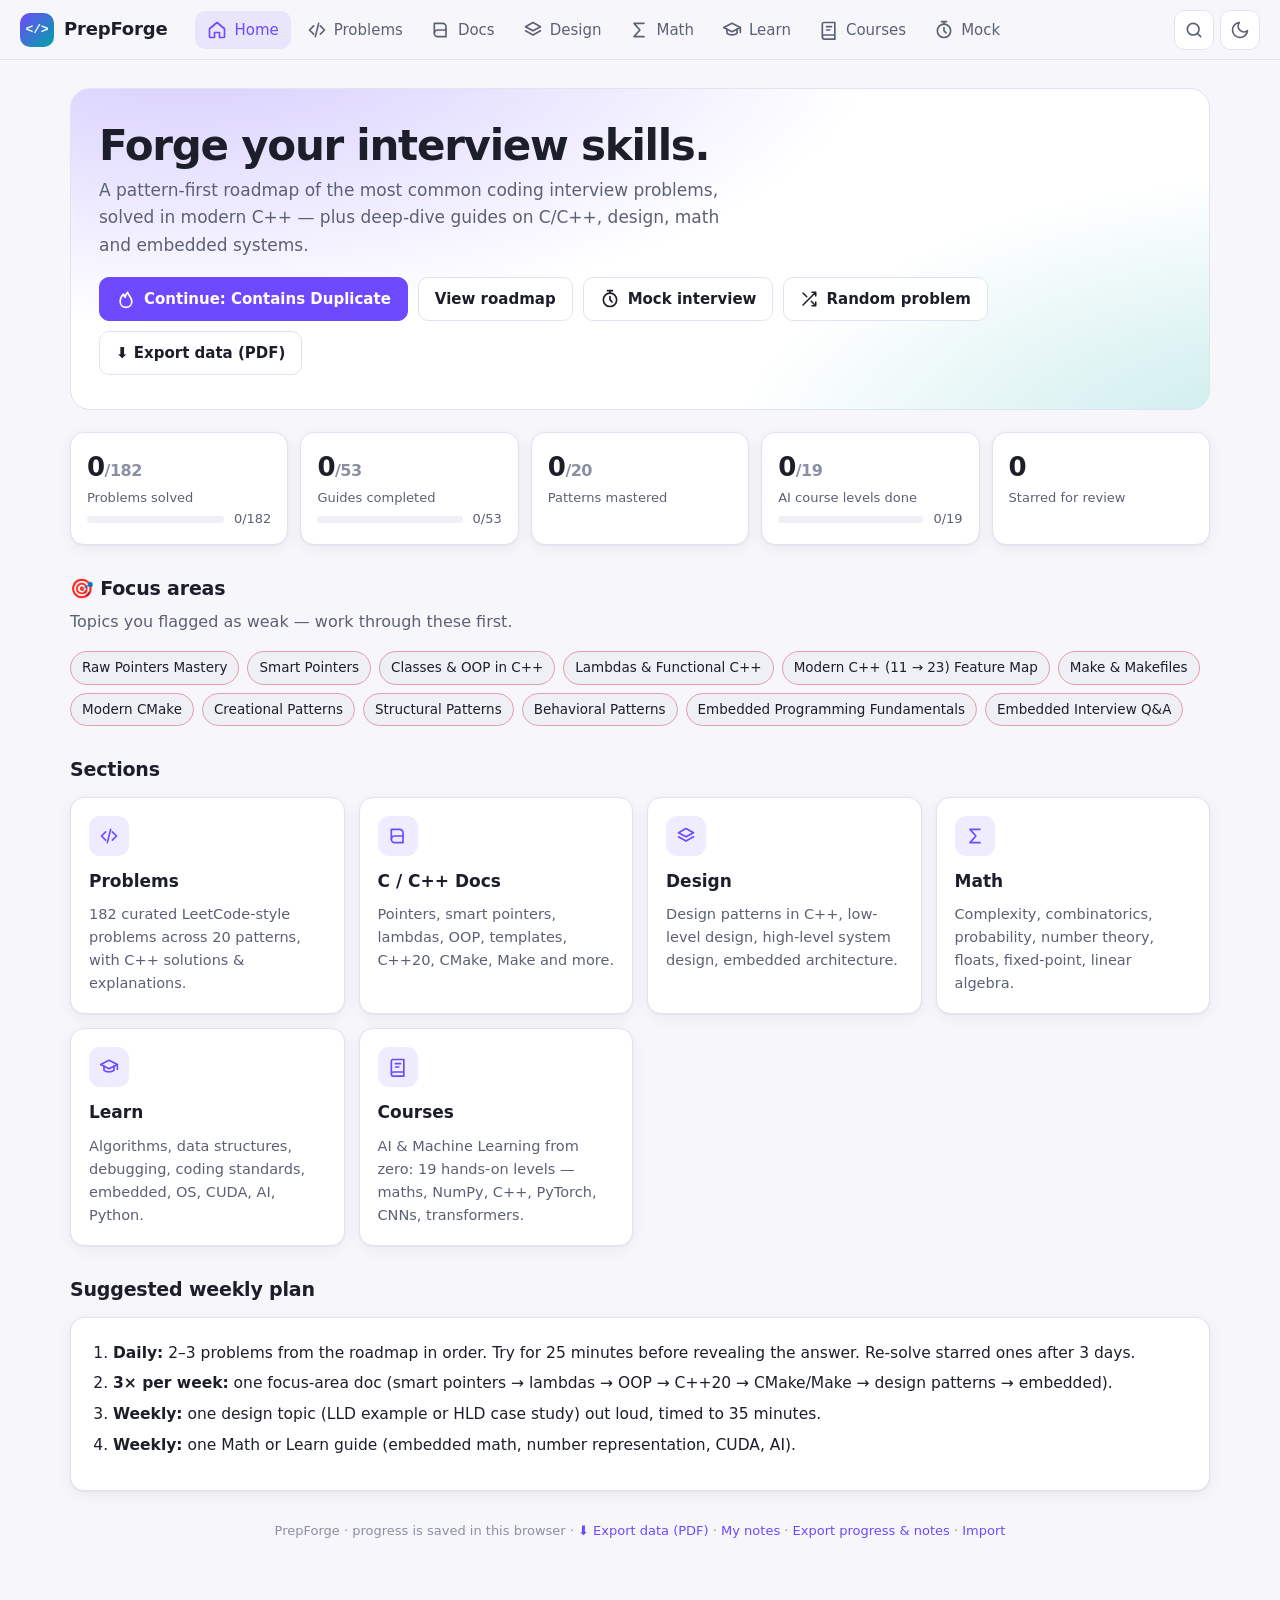
<file: index.html>
<!doctype html>
<html lang="en">
<head>
  <meta charset="utf-8">
  <meta name="viewport" content="width=device-width, initial-scale=1, viewport-fit=cover">
  <title>PrepForge — C/C++ Interview Prep</title>
  <meta name="description" content="Pattern-based LeetCode roadmap with C++ solutions, plus in-depth C/C++, design, math, embedded, CUDA and AI study guides.">
  <meta name="theme-color" content="#0f1117" media="(prefers-color-scheme: dark)">
  <meta name="theme-color" content="#f7f7fb" media="(prefers-color-scheme: light)">
  <link rel="icon" href="data:image/svg+xml,%3Csvg xmlns='http://www.w3.org/2000/svg' viewBox='0 0 64 64'%3E%3Crect width='64' height='64' rx='14' fill='%237c5cff'/%3E%3Cpath d='M22 20 10 32l12 12M42 20l12 12-12 12M36 16l-8 32' stroke='white' stroke-width='5' fill='none' stroke-linecap='round' stroke-linejoin='round'/%3E%3C/svg%3E">
  <link rel="stylesheet" href="css/style.css">
  <script>
    // Apply saved theme before paint to avoid a flash.
    (function () {
      try {
        var t = localStorage.getItem('pf.theme');
        if (!t) t = matchMedia('(prefers-color-scheme: dark)').matches ? 'dark' : 'light';
        document.documentElement.setAttribute('data-theme', t);
      } catch (e) { document.documentElement.setAttribute('data-theme', 'dark'); }
    })();
  </script>
</head>
<body>
  <header class="topbar">
    <a class="brand" href="#/">
      <span class="brand-logo" aria-hidden="true">&lt;/&gt;</span>
      <span class="brand-name">PrepForge</span>
    </a>
    <nav class="topnav" id="topnav" aria-label="Main"></nav>
    <div class="top-actions">
      <button class="icon-btn" id="searchBtn" aria-label="Search (press /)" title="Search (/)">
        <svg viewBox="0 0 24 24" width="20" height="20"><circle cx="11" cy="11" r="7"/><path d="m20 20-3.5-3.5"/></svg>
      </button>
      <button class="icon-btn" id="themeBtn" aria-label="Toggle dark mode" title="Toggle theme">
        <svg class="i-sun" viewBox="0 0 24 24" width="20" height="20"><circle cx="12" cy="12" r="4"/><path d="M12 2v2M12 20v2M4.9 4.9l1.4 1.4M17.7 17.7l1.4 1.4M2 12h2M20 12h2M4.9 19.1l1.4-1.4M17.7 6.3l1.4-1.4"/></svg>
        <svg class="i-moon" viewBox="0 0 24 24" width="20" height="20"><path d="M21 12.8A9 9 0 1 1 11.2 3a7 7 0 0 0 9.8 9.8z"/></svg>
      </button>
    </div>
  </header>

  <main id="app" tabindex="-1">
    <div class="loading">Loading…</div>
  </main>

  <a class="mock-pill" id="mockPill" href="#/mock" hidden></a>
  <nav class="bottomnav" id="bottomnav" aria-label="Main mobile"></nav>

  <div class="search-overlay" id="searchOverlay" hidden>
    <div class="search-panel" role="dialog" aria-label="Search">
      <div class="search-input-row">
        <svg viewBox="0 0 24 24" width="20" height="20"><circle cx="11" cy="11" r="7"/><path d="m20 20-3.5-3.5"/></svg>
        <input id="searchInput" type="search" placeholder="Search problems, docs, patterns…" autocomplete="off">
        <button class="icon-btn" id="searchClose" aria-label="Close search">✕</button>
      </div>
      <div class="search-results" id="searchResults"></div>
    </div>
  </div>

  <noscript><p style="padding:2rem">PrepForge needs JavaScript enabled.</p></noscript>
  <script src="js/manifest.js"></script>
  <script src="js/markdown.js"></script>
  <script src="js/content.js"></script>
  <script src="js/app.js"></script>
</body>
</html>
</file>
<file: css/style.css>
/* ===== Theme tokens ===== */
:root {
  --bg: #f7f7fb;
  --bg-elev: #ffffff;
  --bg-soft: #eef0f6;
  --bg-code: #f3f4f9;
  --text: #1c1f2a;
  --text-dim: #5b6175;
  --text-faint: #8a90a3;
  --border: #e1e4ee;
  --accent: #6d4aff;
  --accent-2: #00a3a3;
  --accent-soft: rgba(109, 74, 255, .10);
  --easy: #12a150;
  --medium: #d68a00;
  --hard: #e5484d;
  --shadow: 0 1px 2px rgba(20, 22, 40, .05), 0 4px 16px rgba(20, 22, 40, .05);
  --radius: 14px;
  --mono: ui-monospace, SFMono-Regular, "JetBrains Mono", "Cascadia Code", Menlo, Consolas, monospace;
  --sans: system-ui, -apple-system, "Segoe UI", Roboto, "Helvetica Neue", Arial, sans-serif;
  /* syntax */
  --tk-kw: #8a3ffc;
  --tk-type: #0072c3;
  --tk-str: #198038;
  --tk-num: #b8530b;
  --tk-com: #8a90a3;
  --tk-pre: #d0177a;
  --tk-fn: #005d5d;
  --topbar-h: 60px;
  --bottomnav-h: 0px;
  color-scheme: light;
}
[data-theme="dark"] {
  --bg: #0f1117;
  --bg-elev: #171a23;
  --bg-soft: #1e2230;
  --bg-code: #12141c;
  --text: #e7e9f0;
  --text-dim: #a3a9bb;
  --text-faint: #6f7589;
  --border: #272b3a;
  --accent: #9d85ff;
  --accent-2: #3dd6d0;
  --accent-soft: rgba(157, 133, 255, .14);
  --easy: #3ddc84;
  --medium: #ffc53d;
  --hard: #ff6369;
  --shadow: 0 1px 2px rgba(0, 0, 0, .3), 0 6px 20px rgba(0, 0, 0, .25);
  --tk-kw: #c792ea;
  --tk-type: #82aaff;
  --tk-str: #c3e88d;
  --tk-num: #f78c6c;
  --tk-com: #697098;
  --tk-pre: #ff79c6;
  --tk-fn: #89ddff;
  color-scheme: dark;
}

/* ===== Base ===== */
* { box-sizing: border-box; }
html { -webkit-text-size-adjust: 100%; scroll-padding-top: calc(var(--topbar-h) + 12px); }
body {
  margin: 0;
  background: var(--bg);
  color: var(--text);
  font: 16px/1.6 var(--sans);
  min-height: 100vh;
  overflow-x: hidden;
}
a { color: var(--accent); text-decoration: none; }
a:hover { text-decoration: underline; }
button { font: inherit; color: inherit; cursor: pointer; }
svg { stroke: currentColor; fill: none; stroke-width: 2; stroke-linecap: round; stroke-linejoin: round; flex-shrink: 0; }
:focus-visible { outline: 2px solid var(--accent); outline-offset: 2px; border-radius: 6px; }
main { outline: none; }

/* ===== Top bar ===== */
.topbar {
  position: sticky; top: 0; z-index: 50;
  height: var(--topbar-h);
  display: flex; align-items: center; gap: 16px;
  padding: 0 20px;
  background: color-mix(in srgb, var(--bg) 85%, transparent);
  backdrop-filter: saturate(1.4) blur(12px);
  -webkit-backdrop-filter: saturate(1.4) blur(12px);
  border-bottom: 1px solid var(--border);
}
.brand { display: flex; align-items: center; gap: 10px; color: var(--text); font-weight: 700; font-size: 18px; letter-spacing: -.01em; }
.brand:hover { text-decoration: none; }
.brand-logo {
  display: grid; place-items: center; width: 34px; height: 34px; border-radius: 10px;
  background: linear-gradient(135deg, var(--accent), var(--accent-2));
  color: #fff; font: 700 13px var(--mono);
}
.topnav { display: flex; gap: 4px; margin-left: 12px; flex: 1; }
.topnav a {
  display: flex; align-items: center; gap: 7px;
  padding: 7px 12px; border-radius: 10px; color: var(--text-dim); font-weight: 500; font-size: 15px;
}
.topnav a:hover { background: var(--bg-soft); color: var(--text); text-decoration: none; }
.topnav a.active { background: var(--accent-soft); color: var(--accent); }
.top-actions { display: flex; gap: 6px; margin-left: auto; }
.icon-btn {
  display: grid; place-items: center; width: 40px; height: 40px;
  border-radius: 10px; border: 1px solid var(--border); background: var(--bg-elev); color: var(--text-dim);
}
.icon-btn:hover { color: var(--text); border-color: var(--text-faint); }
[data-theme="dark"] .i-moon, [data-theme="light"] .i-sun { display: none; }

/* ===== Bottom nav (mobile) ===== */
.bottomnav { display: none; }
@media (max-width: 860px) {
  :root { --bottomnav-h: 64px; }
  .topnav { display: none; }
  .topbar { padding: 0 16px; }
  .bottomnav {
    display: flex; position: fixed; bottom: 0; left: 0; right: 0; z-index: 50;
    height: calc(var(--bottomnav-h) + env(safe-area-inset-bottom));
    padding-bottom: env(safe-area-inset-bottom);
    background: color-mix(in srgb, var(--bg-elev) 92%, transparent);
    backdrop-filter: blur(12px); -webkit-backdrop-filter: blur(12px);
    border-top: 1px solid var(--border);
  }
  .bottomnav a {
    flex: 1; display: flex; flex-direction: column; align-items: center; justify-content: center; gap: 3px;
    color: var(--text-faint); font-size: 11px; font-weight: 600; min-width: 0;
  }
  .bottomnav a:hover { text-decoration: none; }
  .bottomnav a.active { color: var(--accent); }
  body { padding-bottom: calc(var(--bottomnav-h) + env(safe-area-inset-bottom)); }
}

/* ===== Layout ===== */
#app { max-width: 1180px; margin: 0 auto; padding: 28px 20px 60px; }
@media (max-width: 600px) { #app { padding: 18px 16px 40px; } }
.loading { color: var(--text-dim); padding: 40px 0; text-align: center; }
.page-head { margin-bottom: 22px; }
.page-head h1 { margin: 0 0 6px; font-size: clamp(26px, 4vw, 34px); letter-spacing: -.02em; line-height: 1.2; }
.page-head p { margin: 0; color: var(--text-dim); max-width: 760px; }
.crumbs { font-size: 14px; color: var(--text-faint); margin-bottom: 10px; display: flex; flex-wrap: wrap; gap: 6px; align-items: center; }
.crumbs a { color: var(--text-dim); }
.muted { color: var(--text-dim); }
.faint { color: var(--text-faint); }

.card {
  background: var(--bg-elev); border: 1px solid var(--border); border-radius: var(--radius);
  box-shadow: var(--shadow); padding: 18px;
}
.grid { display: grid; gap: 14px; }
.grid-2 { grid-template-columns: repeat(auto-fill, minmax(280px, 1fr)); }
.grid-3 { grid-template-columns: repeat(auto-fill, minmax(240px, 1fr)); }

.btn {
  display: inline-flex; align-items: center; gap: 8px; justify-content: center;
  padding: 9px 16px; border-radius: 10px; border: 1px solid var(--border);
  background: var(--bg-elev); color: var(--text); font-weight: 600; font-size: 15px;
}
.btn:hover { border-color: var(--text-faint); text-decoration: none; }
.btn-primary { background: var(--accent); border-color: var(--accent); color: #fff; }
[data-theme="dark"] .btn-primary { color: #14102b; }
.btn-primary:hover { filter: brightness(1.08); border-color: var(--accent); }
.btn-sm { padding: 6px 11px; font-size: 14px; border-radius: 8px; }
.btn-row { display: flex; flex-wrap: wrap; gap: 10px; }

/* ===== Hero / home ===== */
.hero {
  position: relative; overflow: hidden;
  padding: 34px 28px; border-radius: 20px; margin-bottom: 22px;
  background:
    radial-gradient(700px 300px at 10% -20%, color-mix(in srgb, var(--accent) 30%, transparent), transparent),
    radial-gradient(600px 300px at 110% 120%, color-mix(in srgb, var(--accent-2) 25%, transparent), transparent),
    var(--bg-elev);
  border: 1px solid var(--border);
}
.hero h1 { margin: 0 0 8px; font-size: clamp(28px, 5vw, 42px); letter-spacing: -.03em; line-height: 1.1; }
.hero p { margin: 0 0 18px; color: var(--text-dim); max-width: 640px; font-size: 17px; }
.stats { display: grid; grid-template-columns: repeat(auto-fit, minmax(150px, 1fr)); gap: 12px; margin: 18px 0 26px; }
.stat { padding: 14px 16px; }
.stat .num { font-size: 26px; font-weight: 750; letter-spacing: -.02em; }
.stat .lbl { font-size: 13px; color: var(--text-dim); }
.section-title { font-size: 19px; margin: 28px 0 12px; letter-spacing: -.01em; display: flex; align-items: center; gap: 10px; }
.tile { display: flex; flex-direction: column; gap: 8px; color: var(--text); transition: transform .15s, border-color .15s; }
.tile:hover { text-decoration: none; transform: translateY(-2px); border-color: color-mix(in srgb, var(--accent) 50%, var(--border)); }
.tile .tile-icon { width: 40px; height: 40px; border-radius: 11px; display: grid; place-items: center; background: var(--accent-soft); color: var(--accent); }
.tile h3 { margin: 4px 0 0; font-size: 17px; }
.tile p { margin: 0; color: var(--text-dim); font-size: 14.5px; }
.chip-list { display: flex; flex-wrap: wrap; gap: 8px; }
.chip {
  display: inline-flex; align-items: center; gap: 6px; padding: 5px 11px; border-radius: 999px;
  background: var(--bg-soft); border: 1px solid var(--border); color: var(--text); font-size: 13.5px; font-weight: 500;
}
a.chip:hover { border-color: var(--accent); text-decoration: none; }
.chip.weak { border-color: color-mix(in srgb, var(--hard) 45%, var(--border)); }
.chip.done { opacity: .6; }

/* progress */
.bar { height: 7px; border-radius: 99px; background: var(--bg-soft); overflow: hidden; }
.bar > span { display: block; height: 100%; background: linear-gradient(90deg, var(--accent), var(--accent-2)); border-radius: 99px; transition: width .3s; }
.bar-row { display: flex; align-items: center; gap: 10px; font-size: 13px; color: var(--text-dim); }
.bar-row .bar { flex: 1; }

/* ===== Roadmap ===== */
.roadmap { display: flex; flex-direction: column; align-items: center; gap: 0; padding: 6px 0 10px; }
.rm-level { display: flex; justify-content: center; gap: 14px; flex-wrap: wrap; width: 100%; position: relative; }
.rm-connector { width: 2px; height: 26px; background: linear-gradient(var(--border), var(--accent)); opacity: .7; }
.rm-node {
  width: 220px; max-width: 100%; padding: 13px 14px; color: var(--text);
  display: flex; flex-direction: column; gap: 8px;
  transition: transform .15s, border-color .15s;
}
.rm-node:hover { text-decoration: none; transform: translateY(-2px); border-color: var(--accent); }
.rm-node .rm-title { font-weight: 650; font-size: 15px; display: flex; justify-content: space-between; gap: 8px; }
.rm-node .rm-count { color: var(--text-faint); font-weight: 500; font-size: 13px; white-space: nowrap; }
.rm-node.complete { border-color: color-mix(in srgb, var(--easy) 60%, var(--border)); }
@media (max-width: 600px) {
  .rm-level { flex-direction: column; align-items: stretch; gap: 10px; }
  .rm-node { width: 100%; }
}

/* ===== Problems list ===== */
.toolbar { display: flex; flex-wrap: wrap; gap: 10px; align-items: center; margin-bottom: 14px; }
.toolbar input[type=search], .toolbar select {
  padding: 9px 12px; border-radius: 10px; border: 1px solid var(--border); background: var(--bg-elev); color: var(--text); font: inherit; font-size: 15px;
}
.toolbar input[type=search] { flex: 1; min-width: 180px; }
.seg { display: inline-flex; border: 1px solid var(--border); border-radius: 10px; overflow: hidden; background: var(--bg-elev); }
.seg button { border: 0; background: transparent; padding: 8px 12px; font-size: 14px; color: var(--text-dim); font-weight: 600; }
.seg button.on { background: var(--accent-soft); color: var(--accent); }
.plist { display: flex; flex-direction: column; gap: 0; padding: 0; overflow: hidden; }
.prow {
  display: grid; grid-template-columns: 34px 1fr auto auto; gap: 12px; align-items: center;
  padding: 12px 16px; border-bottom: 1px solid var(--border); color: var(--text);
}
.prow:last-child { border-bottom: 0; }
.prow:hover { background: var(--bg-soft); }
.prow a.ptitle { color: var(--text); font-weight: 550; }
.prow .pmeta { font-size: 12.5px; color: var(--text-faint); }
.check {
  appearance: none; -webkit-appearance: none; width: 22px; height: 22px; border-radius: 7px;
  border: 2px solid var(--text-faint); display: grid; place-items: center; margin: 0; cursor: pointer; background: transparent;
}
.check:checked { background: var(--easy); border-color: var(--easy); }
.check:checked::after { content: ""; width: 6px; height: 11px; border: solid #fff; border-width: 0 2.5px 2.5px 0; transform: translateY(-1px) rotate(45deg); }
.star { border: 0; background: none; font-size: 18px; color: var(--text-faint); padding: 2px 4px; line-height: 1; }
.star.on { color: var(--medium); }
.diff { font-size: 12.5px; font-weight: 700; padding: 3px 9px; border-radius: 99px; white-space: nowrap; }
.diff.Easy { color: var(--easy); background: color-mix(in srgb, var(--easy) 13%, transparent); }
.diff.Medium { color: var(--medium); background: color-mix(in srgb, var(--medium) 15%, transparent); }
.diff.Hard { color: var(--hard); background: color-mix(in srgb, var(--hard) 13%, transparent); }
@media (max-width: 600px) {
  .prow { grid-template-columns: 30px 1fr auto; padding: 12px; gap: 10px; }
  .prow .star { display: none; }
}

/* ===== Problem detail ===== */
.problem-head { display: flex; flex-wrap: wrap; align-items: center; gap: 10px; margin-bottom: 6px; }
.problem-head h1 { margin: 0; font-size: clamp(24px, 4vw, 30px); letter-spacing: -.02em; line-height: 1.2; flex-basis: 100%; }
.panel { margin-top: 16px; }
.panel h2 { font-size: 16px; text-transform: uppercase; letter-spacing: .06em; color: var(--text-faint); margin: 0 0 8px; }
.reveal-box { border: 1.5px dashed var(--border); border-radius: var(--radius); padding: 22px; text-align: center; }
.reveal-box p { margin: 0 0 12px; color: var(--text-dim); font-size: 14.5px; }
.pager { display: flex; justify-content: space-between; gap: 10px; margin-top: 26px; flex-wrap: wrap; }
.pager a { flex: 1; min-width: 140px; }
.pager .next { text-align: right; }
.pager small { display: block; color: var(--text-faint); font-size: 12px; }

/* ===== Articles ===== */
.article-layout { display: grid; grid-template-columns: 250px minmax(0, 1fr); gap: 32px; align-items: start; }
.sidebar { position: sticky; top: calc(var(--topbar-h) + 16px); max-height: calc(100vh - var(--topbar-h) - 32px); overflow: auto; padding-right: 6px; font-size: 14.5px; }
.sidebar h4 { margin: 16px 0 6px; font-size: 12px; text-transform: uppercase; letter-spacing: .07em; color: var(--text-faint); }
.sidebar h4:first-child { margin-top: 0; }
.sidebar a { display: flex; gap: 8px; align-items: center; padding: 5px 10px; border-radius: 8px; color: var(--text-dim); }
.sidebar a:hover { background: var(--bg-soft); text-decoration: none; color: var(--text); }
.sidebar a.active { background: var(--accent-soft); color: var(--accent); font-weight: 600; }
.sidebar .dot { width: 7px; height: 7px; border-radius: 50%; background: var(--border); flex-shrink: 0; }
.sidebar .dot.read { background: var(--easy); }
.mobile-toc { display: none; margin-bottom: 14px; padding: 4px 4px; }
.mobile-toc summary { cursor: pointer; font-weight: 600; padding: 10px 14px; }
.mobile-toc .sidebar { position: static; max-height: none; padding: 0 8px 10px; }
@media (max-width: 860px) {
  .article-layout { grid-template-columns: minmax(0, 1fr); }
  .article-layout > .sidebar { display: none; }
  .mobile-toc { display: block; }
}
.group-block { margin-bottom: 22px; }
.group-block h2 { font-size: 17px; margin: 0 0 10px; color: var(--text-dim); font-weight: 650; }
.article-card { display: flex; flex-direction: column; gap: 6px; color: var(--text); padding: 15px 16px; }
.article-card:hover { text-decoration: none; border-color: var(--accent); }
.article-card h3 { margin: 0; font-size: 16px; display: flex; justify-content: space-between; gap: 8px; align-items: flex-start; }
.article-card p { margin: 0; font-size: 14px; color: var(--text-dim); }
.tag { font-size: 11.5px; font-weight: 700; padding: 2px 8px; border-radius: 99px; background: color-mix(in srgb, var(--hard) 14%, transparent); color: var(--hard); white-space: nowrap; }
.tag.ok { background: color-mix(in srgb, var(--easy) 14%, transparent); color: var(--easy); }
.read-toggle { display: flex; align-items: center; gap: 10px; margin: 26px 0 0; padding: 14px 16px; }

/* ===== Prose (rendered markdown) ===== */
.prose { font-size: 16.5px; line-height: 1.72; overflow-wrap: break-word; }
.prose > :first-child { margin-top: 0; }
.prose h1 { font-size: clamp(26px, 4vw, 34px); letter-spacing: -.02em; line-height: 1.2; margin: 0 0 14px; }
.prose h2 { font-size: 23px; margin: 36px 0 12px; padding-top: 8px; border-top: 1px solid var(--border); letter-spacing: -.01em; line-height: 1.3; }
.prose h3 { font-size: 19px; margin: 26px 0 8px; line-height: 1.35; }
.prose h4 { font-size: 16.5px; margin: 20px 0 6px; }
.prose p { margin: 0 0 14px; }
.prose ul, .prose ol { margin: 0 0 14px; padding-left: 24px; }
.prose li { margin: 4px 0; }
.prose li > ul, .prose li > ol { margin: 4px 0; }
.prose strong { font-weight: 680; }
.prose hr { border: 0; border-top: 1px solid var(--border); margin: 28px 0; }
.prose code {
  overflow-wrap: anywhere;
  font-variant-ligatures: none;
  font-family: var(--mono); font-size: .86em; padding: .12em .38em; border-radius: 6px;
  background: var(--bg-soft); border: 1px solid var(--border);
}
.prose blockquote {
  margin: 0 0 16px; padding: 12px 16px; border-left: 4px solid var(--accent);
  background: var(--accent-soft); border-radius: 0 10px 10px 0;
}
.prose blockquote > :last-child { margin-bottom: 0; }
.prose blockquote.warn { border-left-color: var(--medium); background: color-mix(in srgb, var(--medium) 11%, transparent); }
.prose blockquote.danger { border-left-color: var(--hard); background: color-mix(in srgb, var(--hard) 10%, transparent); }
.prose blockquote.tip { border-left-color: var(--easy); background: color-mix(in srgb, var(--easy) 10%, transparent); }
.table-wrap { overflow-x: auto; margin: 0 0 16px; border: 1px solid var(--border); border-radius: 10px; }
.prose table { border-collapse: collapse; width: 100%; font-size: 14.5px; }
.prose th, .prose td { padding: 8px 12px; border-bottom: 1px solid var(--border); text-align: left; vertical-align: top; }
.prose th { background: var(--bg-soft); font-weight: 650; white-space: nowrap; }
.prose tr:last-child td { border-bottom: 0; }

/* code blocks */
.codeblock { position: relative; margin: 0 0 16px; border: 1px solid var(--border); border-radius: 12px; background: var(--bg-code); overflow: hidden; }
.codeblock .code-head { display: flex; justify-content: space-between; align-items: center; padding: 6px 8px 6px 14px; font: 600 12px var(--mono); color: var(--text-faint); border-bottom: 1px solid var(--border); text-transform: lowercase; }
.codeblock pre { margin: 0; padding: 14px 16px; overflow-x: auto; font: 13.8px/1.6 var(--mono); tab-size: 4; -webkit-overflow-scrolling: touch; font-variant-ligatures: none; }
@media (max-width: 600px) { .codeblock pre { font-size: 12.5px; padding: 12px; } .prose { font-size: 16px; } }
.codeblock code { overflow-wrap: normal; font-family: inherit; background: none; border: 0; padding: 0; font-size: inherit; }
.copy-btn { border: 1px solid var(--border); background: var(--bg-elev); color: var(--text-dim); border-radius: 7px; padding: 3px 9px; font: 600 12px var(--sans); }
.copy-btn:hover { color: var(--text); }
.tk-kw { color: var(--tk-kw); font-weight: 600; }
.tk-type { color: var(--tk-type); }
.tk-str { color: var(--tk-str); }
.tk-num { color: var(--tk-num); }
.tk-com { color: var(--tk-com); font-style: italic; }
.tk-pre { color: var(--tk-pre); }
.tk-fn { color: var(--tk-fn); }

/* ===== Search overlay ===== */
.search-overlay { position: fixed; inset: 0; z-index: 100; background: rgba(8, 10, 20, .5); backdrop-filter: blur(3px); display: flex; justify-content: center; padding: 70px 16px 16px; }
.search-overlay[hidden] { display: none; }
.search-panel { width: 100%; max-width: 640px; max-height: 75vh; display: flex; flex-direction: column; background: var(--bg-elev); border: 1px solid var(--border); border-radius: 16px; box-shadow: 0 20px 60px rgba(0,0,0,.35); overflow: hidden; }
.search-input-row { display: flex; align-items: center; gap: 10px; padding: 10px 12px 10px 16px; border-bottom: 1px solid var(--border); color: var(--text-faint); }
.search-input-row input { flex: 1; border: 0; background: transparent; color: var(--text); font: inherit; font-size: 17px; outline: none; padding: 6px 0; min-width: 0; }
.search-results { overflow: auto; padding: 6px; }
.sr-item { display: flex; justify-content: space-between; gap: 10px; align-items: center; padding: 10px 12px; border-radius: 10px; color: var(--text); }
.sr-item:hover, .sr-item.sel { background: var(--accent-soft); text-decoration: none; }
.sr-item small { color: var(--text-faint); white-space: nowrap; }
.sr-empty { padding: 20px; text-align: center; color: var(--text-faint); }

.toast { position: fixed; left: 50%; bottom: calc(var(--bottomnav-h) + 20px); transform: translateX(-50%); background: var(--text); color: var(--bg); padding: 9px 16px; border-radius: 10px; font-size: 14px; z-index: 200; box-shadow: var(--shadow); }
footer.site-foot { text-align: center; color: var(--text-faint); font-size: 13px; padding: 30px 0 10px; }

/* approach tabs */
.approach-tabs { display: flex; flex-wrap: wrap; margin: 4px 0 14px; width: 100%; }
.approach-tabs button { flex: 1 1 auto; border-right: 1px solid var(--border); }
.approach-tabs button:last-child { border-right: 0; }
.approach-pane[hidden] { display: none; }

/* notes */
.note-tabs { margin-bottom: 10px; }
.note-box { width: 100%; min-height: 140px; resize: vertical; padding: 12px 14px; border-radius: 10px; border: 1px solid var(--border); background: var(--bg-code); color: var(--text); font: 15px/1.55 var(--mono); font-variant-ligatures: none; }
.note-box:focus { outline: 2px solid var(--accent); outline-offset: 0; }
.note-preview { padding: 6px 2px; min-height: 60px; }
.note-status { font-size: 13px; margin-top: 8px; }
.note-dot { font-size: 13px; }
.rm-node.extra { width: auto; }

/* mock interview */
.form-grid { display: grid; grid-template-columns: repeat(auto-fill, minmax(200px, 1fr)); gap: 14px; }
.form-grid label { display: flex; flex-direction: column; gap: 6px; font-size: 14px; font-weight: 600; color: var(--text-dim); }
.form-grid select { padding: 9px 12px; border-radius: 10px; border: 1px solid var(--border); background: var(--bg-elev); color: var(--text); font: inherit; font-size: 15px; }
.mock-checks { display: flex; flex-wrap: wrap; gap: 10px 18px; align-items: center; margin-top: 14px; font-size: 14.5px; }
.mock-checks label { display: flex; gap: 8px; align-items: center; }
.mock-bar { position: sticky; top: calc(var(--topbar-h) + 8px); z-index: 20; display: flex; align-items: center; gap: 14px; padding: 12px 16px; margin-bottom: 14px; flex-wrap: wrap; }
.mock-clock { display: flex; flex-direction: column; min-width: 92px; }
.mock-clock span { font: 700 26px/1.1 var(--mono); letter-spacing: .02em; }
.mock-clock small { color: var(--text-faint); font-size: 12px; }
.mock-progress { flex: 1; min-width: 120px; }
.mock-bar.warn .mock-clock span { color: var(--medium); }
.mock-bar.crit .mock-clock span { color: var(--hard); }
.mock-bar.crit { border-color: var(--hard); }
.mock-tabs { display: flex; flex-wrap: wrap; gap: 8px; margin-bottom: 14px; }
.mock-tab { padding: 7px 14px; border-radius: 999px; border: 1px solid var(--border); background: var(--bg-elev); color: var(--text-dim); font-weight: 600; font-size: 14px; }
.mock-tab.on { border-color: var(--accent); color: var(--accent); background: var(--accent-soft); }
.mock-tab.graded::after { content: " ✓"; }
.mock-tab.graded.missed::after { content: " ✗"; }
.mock-q-head { display: flex; flex-wrap: wrap; gap: 8px; align-items: center; }
.mock-title { font-size: 21px; margin: 12px 0 10px; line-height: 1.35; }
.mock-label { display: block; font-weight: 650; font-size: 14px; color: var(--text-dim); margin: 8px 0 6px; }
.mock-answer-box { margin-top: 14px; padding: 14px 16px; border-radius: 12px; border: 1px solid var(--border); background: var(--bg-soft); }
.mock-answer-box h3 { margin: 0 0 8px; font-size: 16px; }
.grade-row { display: flex; flex-wrap: wrap; gap: 8px; align-items: center; margin-top: 16px; padding-top: 14px; border-top: 1px solid var(--border); }
.grade-btn.on.solved, .grade-btn.on.got { background: color-mix(in srgb, var(--easy) 18%, transparent); border-color: var(--easy); color: var(--easy); }
.grade-btn.on.partial { background: color-mix(in srgb, var(--medium) 18%, transparent); border-color: var(--medium); color: var(--medium); }
.grade-btn.on.missed { background: color-mix(in srgb, var(--hard) 15%, transparent); border-color: var(--hard); color: var(--hard); }
.grade-btn:disabled { cursor: default; opacity: .75; }
.grade-chip { display: inline-block; font-size: 11.5px; font-weight: 700; padding: 2px 8px; border-radius: 99px; background: var(--bg-soft); color: var(--text-faint); border: 1px solid var(--border); }
.grade-chip.solved, .grade-chip.got { color: var(--easy); border-color: var(--easy); }
.grade-chip.partial { color: var(--medium); border-color: var(--medium); }
.grade-chip.missed { color: var(--hard); border-color: var(--hard); }
.mock-row { grid-template-columns: 52px 1fr auto; }
.mock-table td, .mock-table th { white-space: nowrap; }
.table-card { padding: 0; overflow: hidden; }
.pager button.card { flex: 1; min-width: 140px; text-align: left; font: inherit; color: var(--text); cursor: pointer; }
.pager button.card.next { text-align: right; }
.pager button.card:hover { border-color: var(--accent); }
.mock-pill { position: fixed; right: 16px; bottom: calc(var(--bottomnav-h) + 16px + env(safe-area-inset-bottom)); z-index: 60; padding: 10px 16px; border-radius: 999px; background: var(--accent); color: #fff; font-size: 14px; box-shadow: var(--shadow); }
[data-theme="dark"] .mock-pill { color: #14102b; }
.mock-pill:hover { text-decoration: none; filter: brightness(1.08); }
.mock-pill.warn { background: var(--medium); color: #1c1f2a; }
.mock-pill.crit { background: var(--hard); color: #fff; }
.mock-pill[hidden] { display: none; }
@media (max-width: 860px) { .bottomnav a span { font-size: 10.5px; } }
@media (max-width: 600px) { .mock-clock span { font-size: 22px; } .mock-title { font-size: 19px; } }
@media (max-width: 600px) {
  .mock-bar { flex-wrap: nowrap; gap: 10px; padding: 8px 12px; }
  .mock-clock { min-width: 0; }
  .mock-clock small { display: none; }
  .mock-progress { min-width: 40px; }
  .mock-bar .btn-sm { padding: 6px 10px; white-space: nowrap; }
  .hide-sm { display: none; }
}

/* ---- v3: readable code ---- */
.codeblock pre { font-size: 14.5px; line-height: 1.8; padding: 18px 20px; }
.tk-com { font-style: normal; }
:root .tk-com { color: #5f6b85; }
[data-theme="dark"] .tk-com { color: #8b95b8; }
@media (max-width: 600px) { .codeblock pre { font-size: 13px; line-height: 1.7; padding: 14px; } }
.tab-hint { font-size: 13px; margin: 6px 0 0; }
.approach-pane h3, .approach-pane h4 { margin-top: 22px; }
/* ---- v3: nav ---- */
@media (max-width: 1180px) and (min-width: 861px) { .topnav a svg { display: none; } .topnav a { padding: 7px 9px; } .topnav { margin-left: 4px; gap: 2px; } }
.bottomnav button { flex: 1; display: flex; flex-direction: column; align-items: center; justify-content: center; gap: 3px; color: var(--text-faint); font-size: 11px; font-weight: 600; background: none; border: 0; }
.bottomnav button.active { color: var(--accent); }
.more-sheet { position: fixed; inset: 0; z-index: 70; background: rgba(8, 10, 20, .45); display: flex; align-items: flex-end; }
.more-sheet[hidden] { display: none; }
.more-panel { width: 100%; background: var(--bg-elev); border-top: 1px solid var(--border); border-radius: 18px 18px 0 0; padding: 10px 10px calc(var(--bottomnav-h) + 12px + env(safe-area-inset-bottom)); display: grid; grid-template-columns: 1fr 1fr; gap: 8px; }
.more-panel a { display: flex; align-items: center; gap: 10px; padding: 14px; border-radius: 12px; background: var(--bg-soft); color: var(--text); font-weight: 600; }
.more-panel a.active { color: var(--accent); background: var(--accent-soft); }
.more-panel a:hover { text-decoration: none; }

/* ---- v4: collapsible blocks in articles (exercise solutions) ---- */
.prose details.md-details { border: 1px solid var(--border); border-radius: 12px; margin: 14px 0; background: var(--surface-2, var(--surface)); }
.prose details.md-details > summary { cursor: pointer; padding: 12px 16px; font-weight: 600; list-style: none; user-select: none; }
.prose details.md-details > summary::-webkit-details-marker { display: none; }
.prose details.md-details > summary::before { content: '▸'; display: inline-block; width: 1.2em; transition: transform .15s; color: var(--accent); }
.prose details.md-details[open] > summary::before { transform: rotate(90deg); }
.prose .md-details-body { padding: 0 16px 8px; border-top: 1px solid var(--border); }
.prose li.task-item { list-style: none; margin-left: -1.2em; }
.prose .task-box { display: inline-block; width: 1em; height: 1em; border: 2px solid var(--accent); border-radius: 4px; margin-right: .55em; vertical-align: -0.15em; }
.prose .task-box.done { background: var(--accent); }

/* Export data page */
.export-main { border-color: var(--accent); background: linear-gradient(135deg, var(--accent-soft), transparent 70%), var(--bg-elev); margin-bottom: 8px; }
.export-here { border-color: var(--accent); }
.export-main .btn, .card .btn-row .btn { white-space: nowrap; }
</file>
